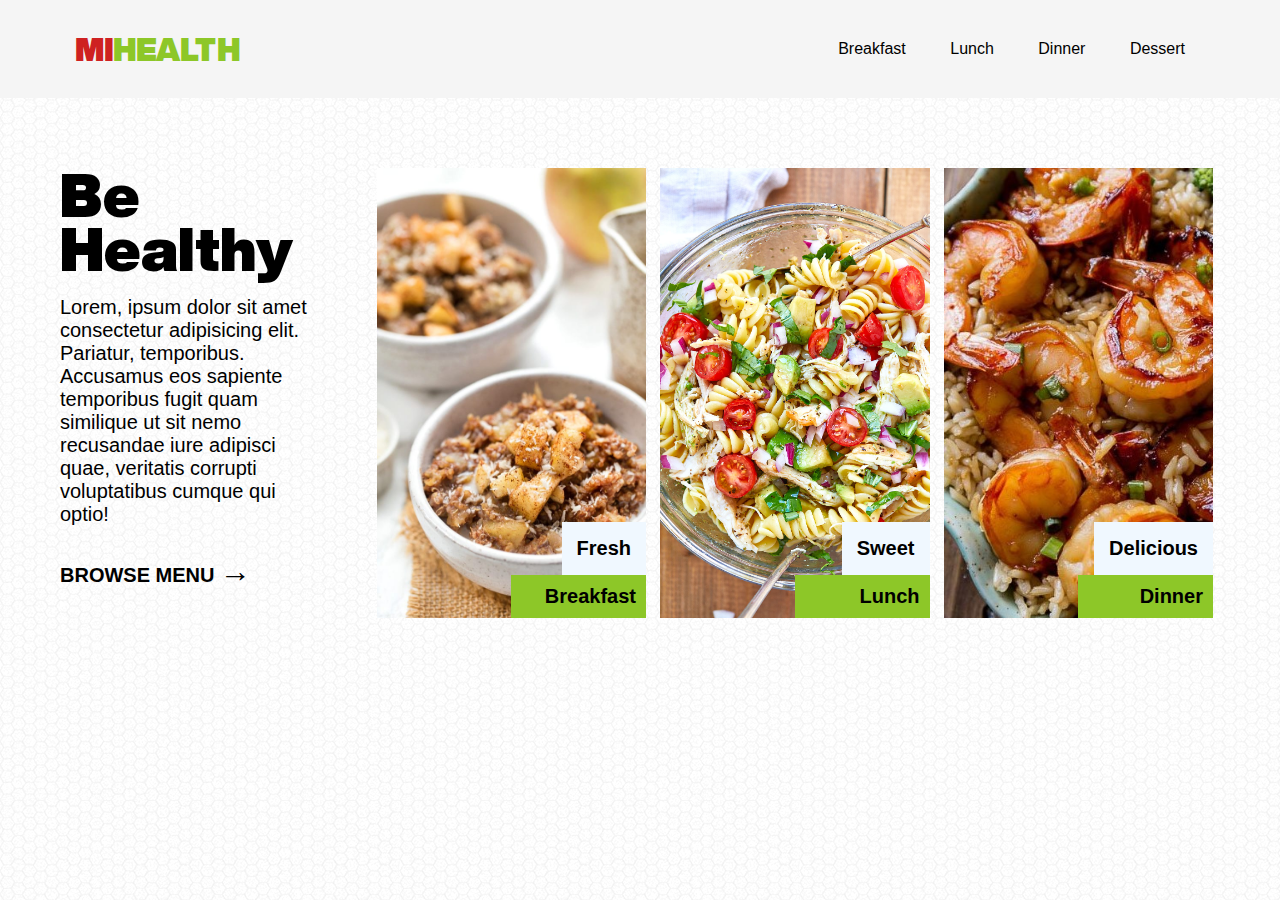
<file: index.html>
<!DOCTYPE html>
<html lang="en">
<head>
    <meta charset="UTF-8">
    <meta name="viewport" content="width=device-width, initial-scale=1.0">
    <title>MIHealth</title>
    <link type="text/css" rel="stylesheet" href="style.css">
    <link type="text/css" rel="stylesheet" href="/fonts/bold/style.css">
</head>
<body>
<div id="container">
    <div id="header-box">
        <h1 id="title"><span id="red">MI</span><span id="green">HEALTH</span></h1>
        <ul id="button-holder" class="buttons">
            <a href="#"><li class="item">Breakfast</li></a>
            <a href="#"><li class="item">Lunch</li></a>
            <a href="#"><li class="item">Dinner</li></a>
            <a href="#"><li class="item">Dessert</li></a>
        </ul>
    </div>
</div>
<div id="container2">
    <div id="main">
        <div class="text-desc"> 
            <h1>Be Healthy</h1>
            <p class="lorem">Lorem, ipsum dolor sit amet consectetur adipisicing elit. Pariatur, temporibus. Accusamus eos sapiente temporibus fugit quam similique ut sit nemo recusandae iure adipisci quae, veritatis corrupti voluptatibus cumque qui optio!</p>
            <a href="#">BROWSE MENU <span id="arrow">→</span></a>
        </div>
        <div class="images" id="apple">
            <span class="size2"><p class="corner2">Fresh</p></span>
            <span class="size"><p class="corner" >Breakfast</p></span>
            
        </div>
        <div class="images" id="pasta">
            <span class="size2"><p class="corner2">Sweet</p></span>
            <span class="size"><p class="corner" >Lunch</p></span>
            
        </div>
        <div class="images" id="shrimp">
            <span class="size2"><p class="corner2">Delicious</p></span>
            <span class="size"><p class="corner">Dinner</p></span>
            
        </div>
    </div>
</div>
</body>
</html>
</file>
<file: style.css>
* {
    margin: 0;padding: 0;border: 0;
    font-family: 'Arial';
}
/* upper header */
#red {
    color: #ce2121;
    font-family: 'Helvetica Now Display';
}
#green{ 
    color :#8dc728;
    font-family: 'Helvetica Now Display';
}
#container {
    padding: 30px 75px;
    background-color: whitesmoke;
}
#header-box {
    display: flex;
    align-items: center;
    justify-content:space-between 
    
}
.item {
 display: inline;
 margin: auto 20px;
}
a {
    text-decoration: none;
    color: black;
}
h1 {
    font-family: 'Helvetica Now Display';
}

/* lower body portion*/
body {
    width: 100%;
    background-color: lightgray;
    background-image: url("/images/dark-honeycomb.png");
    background-blend-mode:color-dodge;
}
#container2 {
    margin: 70px 60px;
    font-size: 20px;
}
#main {
    display: flex;
    justify-content: center;
}
.text-desc h1 {
    font-size: 60px;
    line-height:.90;
}
.images{
    width: 300px;
    height: 100%;
    background-size: cover;
    margin: auto 7px;
    height: 450px;
    display: flex;
    justify-content: end;
    align-items: end;
    flex-direction: column;
}
#apple {
    background-image: url("images/apple.jpg");
}
#pasta {
    background-image: url("images/pasta.jpg");
}
#shrimp {
    background-image: url("images/shrimp.jpg");
}
.text-desc {
    width: 300px;
    padding-right: 40px;
}
.lorem{
    margin: 20px auto 28px auto;
}
.text-desc a {
    font-weight: bold;
}
#arrow {
    font-size: 31px;
}
.corner {
    background-color: #8dc728;
    padding:10px;
    display: inline-block;
    text-align: right;
    font-weight: bold;
}
.corner2 {
    background-color: aliceblue;
    padding:15px;
    display: inline-block;
    text-align: right;
    font-weight: bold;
}
.size {
    background-color: #8dc728;
    width: 50%;
    text-align: end;
}
</file>
<file: fonts/bold/style.css>
@font-face {
  font-family: 'Helvetica Now Display';
  src: local('Helvetica Now Display Ext Blk'), local('Helvetica-Now-Display-Ext-Blk'),
      url('HelveticaNowDisplay-ExtBlk.woff2') format('woff2'),
      url('HelveticaNowDisplay-ExtBlk.woff') format('woff'),
      url('HelveticaNowDisplay-ExtBlk.ttf') format('truetype');
  font-weight: normal;
  font-style: normal;
  }
</file>
